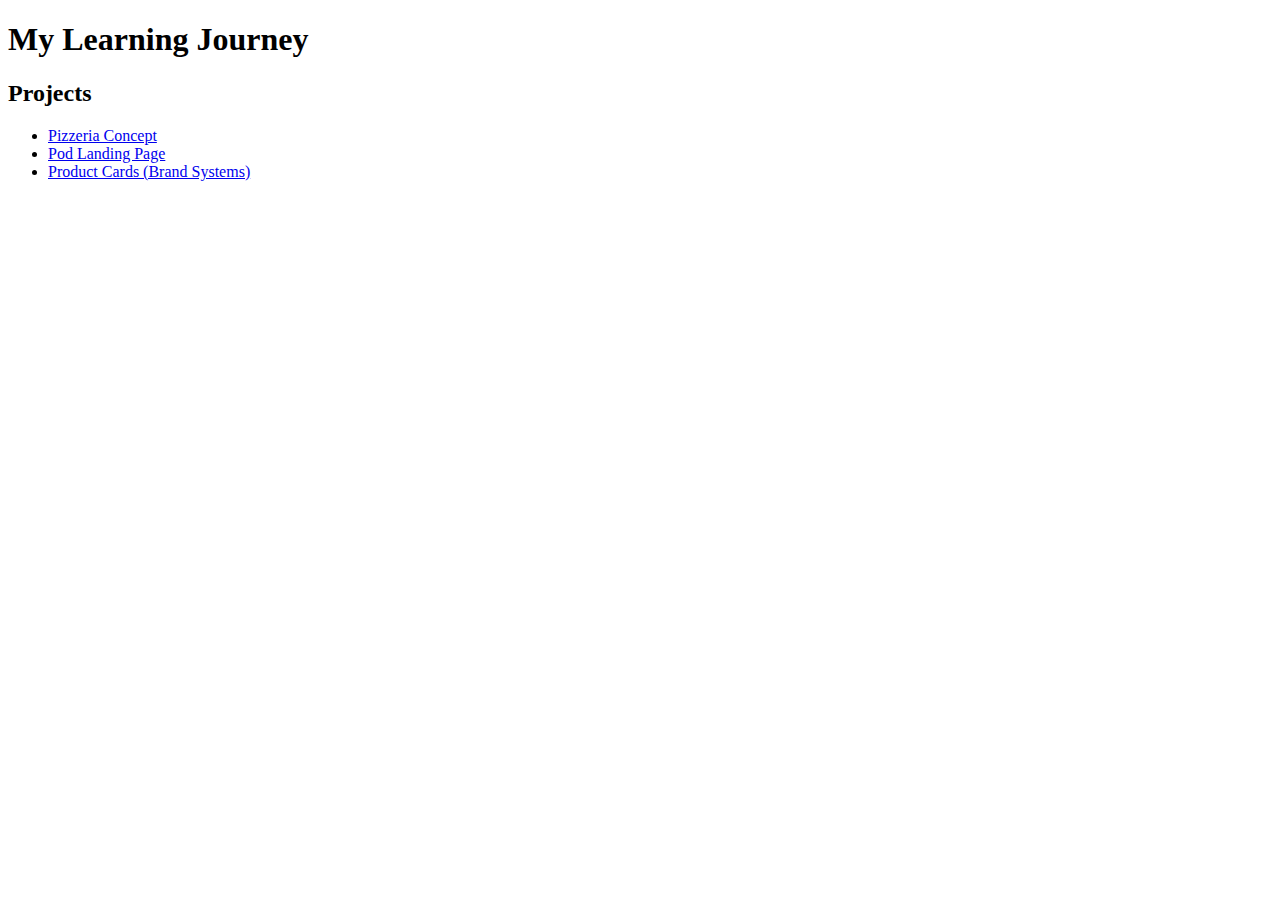
<file: index.html>
<!DOCTYPE html>
<html>
<head>
  <title>My CSS Projects</title>
</head>
<body>
  <h1>My Learning Journey</h1>
  <h2>Projects</h2>
  <ul>
    <li><a href="projects/pizzeria-concept/index.html">Pizzeria Concept</a></li>

    <li><a href="projects/pod-request-access-landing-page/index.html">Pod Landing Page</a></li>

    <li><a href="projects/brand-card-systems/index.html">Product Cards (Brand Systems)</a></li>
  </ul>
</body>
</html>
</file>
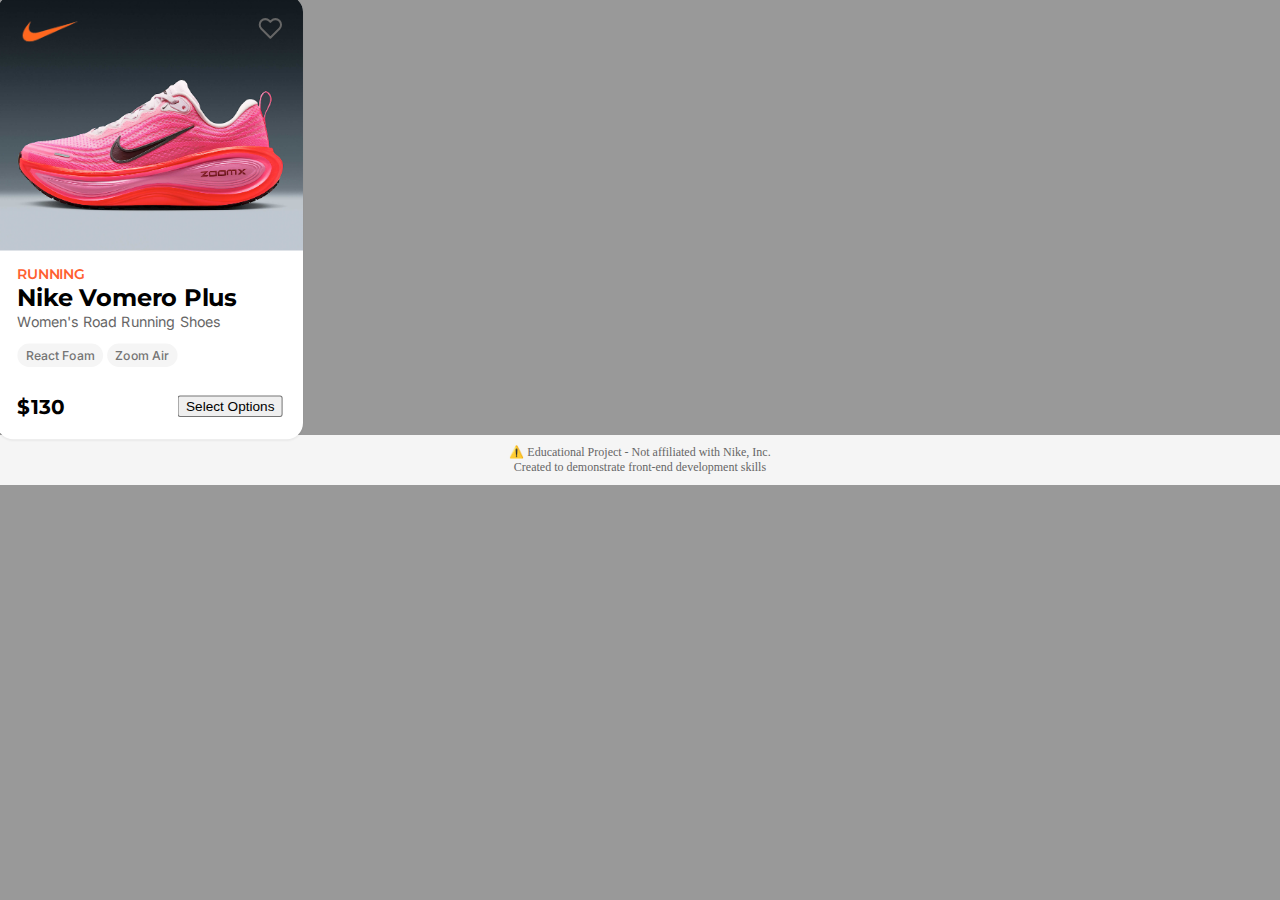
<file: projects/brand-card-systems/index.html>
<!DOCTYPE html>
<html lang="en">
  <head>
    <meta charset="UTF-8" />
    <meta name="viewport" content="width=device-width, initial-scale=1.0" />
    <title>Brand Shopping Cards System</title>
    <link rel="preconnect" href="https://fonts.googleapis.com" />
    <link rel="preconnect" href="https://fonts.gstatic.com" crossorigin />
    <link
      href="https://fonts.googleapis.com/css2?family=Montserrat:wght@400;500;600;700;800&family=Inter:wght@400;500;600;700&display=swap"
      rel="stylesheet"
    />
    <link rel="stylesheet" href="style.css" />
  </head>
  <body>
    <main>
      <div class="card-body">
        <svg
          class="heart"
          width="24"
          height="24"
          viewBox="0 0 24 24"
          fill="none"
          xmlns="http://www.w3.org/2000/svg"
        >
          <path
            d="M20.84 4.61a5.5 5.5 0 0 0-7.78 0L12 5.67l-1.06-1.06a5.5 5.5 0 0 0-7.78 7.78l1.06 1.06L12 21.23l7.78-7.78 1.06-1.06a5.5 5.5 0 0 0 0-7.78z"
            stroke="currentColor"
            stroke-width="2"
            stroke-linecap="round"
            stroke-linejoin="round"
          />
        </svg>

        <img src="assets/swoosh-orange.png" alt="nike-logo" class="swoosh" />

        <div class="container-img">
          <img src="assets/vomero_plus_pink.jpeg" alt="nike vomero image" />
        </div>
        <div class="product-content">
          <div class="product-badge">RUNNING</div>
          <h2 class="product-name">Nike Vomero Plus</h2>
          <h3 class="product-description">Women's Road Running Shoes</h3>
          <div class="features">
            <span class="feature-tag">React Foam</span>
            <span class="feature-tag">Zoom Air</span>
          </div>
        </div>

        <div class="expandable-options">
          <hr class="options-divider" />
          <div class="size-section">
            <div class="size-header">
              <p class="option-label">Select Size:</p>
              <a
                href="https://www.nike.com/size-fit/womens-footwear?_gl=1*r6vyyr*_up*MQ..*_gs*MQ..&gclid=CjwKCAjwtrXFBhBiEiwAEKen15vpOp9VOnoYvW4OD-bjxRhNEjat81WzECnTghViyWQGQNrCsvVFVhoCzHEQAvD_BwE&gclsrc=aw.ds&gbraid=0AAAAADy86kMvBHy4RKsFEeu6rys1y2FdA"
                target="_blank"
                rel="noopener noreferrer"
                class="size-guide"
                >Size Guide</a
              >
            </div>
            <div class="size-grid">
              <button class="size-box">6</button>
              <button class="size-box">6.5</button>
              <button class="size-box">7</button>
              <button class="size-box">7.5</button>
              <button class="size-box out-of-stock">8.5</button>
              <button class="size-box">8.5</button>
              <button class="size-box">9</button>
              <button class="size-box out-of-stock">9.5</button>
            </div>
          </div>
          <div class="color-section">
            <p class="option-label">Color:</p>
            <div class="color-options">
              <span
                class="color-dot active"
                data-color="orange"
                style="background: #ffb274"
              ></span>
              <span
                class="color-dot"
                data-color="white"
                style="background: #f2f2f2"
              ></span>
              <span
                class="color-dot"
                data-color="light-blue"
                style="background: #7394b3"
              ></span>
              <span
                class="color-dot"
                data-color="black"
                style="background: #28292d"
              ></span>
              <span
                class="color-dot"
                data-color="pink"
                style="background: #ff9ebe"
              ></span>
            </div>
          </div>
        </div>
        <div class="card-footer">
          <span class="price">$130</span>
          <button class="select-options" onclick="toggleOptions(this)">
            Select Options
          </button>
        </div>
      </div>
    </main>
    <footer>
      <div class="portfolio-disclaimer">
        <p>⚠️ Educational Project - Not affiliated with Nike, Inc.</p>
        <p>Created to demonstrate front-end development skills</p>
      </div>
    </footer>
  </body>

  <script>
    // Heart-like functionality
    document.querySelectorAll(".heart").forEach(function (heart) {
      heart.addEventListener("click", function () {
        this.classList.toggle("liked");
      });
    });

    // Toggle expandable options
    function toggleOptions(button) {
      const card = button.closest(".card-body");
      const expandable = card.querySelector(".expandable-options");

      // Toggle the expanded class
      expandable.classList.toggle("expanded");

      // Change button text and style
      if (expandable.classList.contains("expanded")) {
        button.textContent = "Add to Bag";
        button.className = "add-to-cart";
      } else {
        button.textContent = "Select Options";
        button.className = "select-options";
      }
    }

    // Size selector
    document.querySelectorAll(".size-box").forEach(function (size) {
      size.addEventListener("click", function () {
        if (this.classList.contains("out-of-stock")) {
          return; // stop here if OOS
        }

        this.parentElement
          .querySelectorAll(".size-box")
          .forEach(function (box) {
            box.classList.remove("selected");
          });
        this.classList.add("selected");
      });
    });

    // color selector
    document.querySelectorAll(".color-dot").forEach(function (dot) {
      dot.addEventListener("click", function () {
        // remove active from other colors
        this.parentElement.querySelectorAll(".color-dot").forEach(function (d) {
          d.classList.remove("active");
        });
        // color clicker
        this.classList.add("active");

        // change image of the shoe with the color selected
        const selectedColor = this.dataset.color;
        const shoeImage = document.querySelector(".container-img img");

        // CORRECTED JAVASCRIPT PATH
        const basePath = "assets/";
        shoeImage.src = `${basePath}vomero_plus_${selectedColor}.jpeg`;
      });
    });
  </script>
</html>
</file>
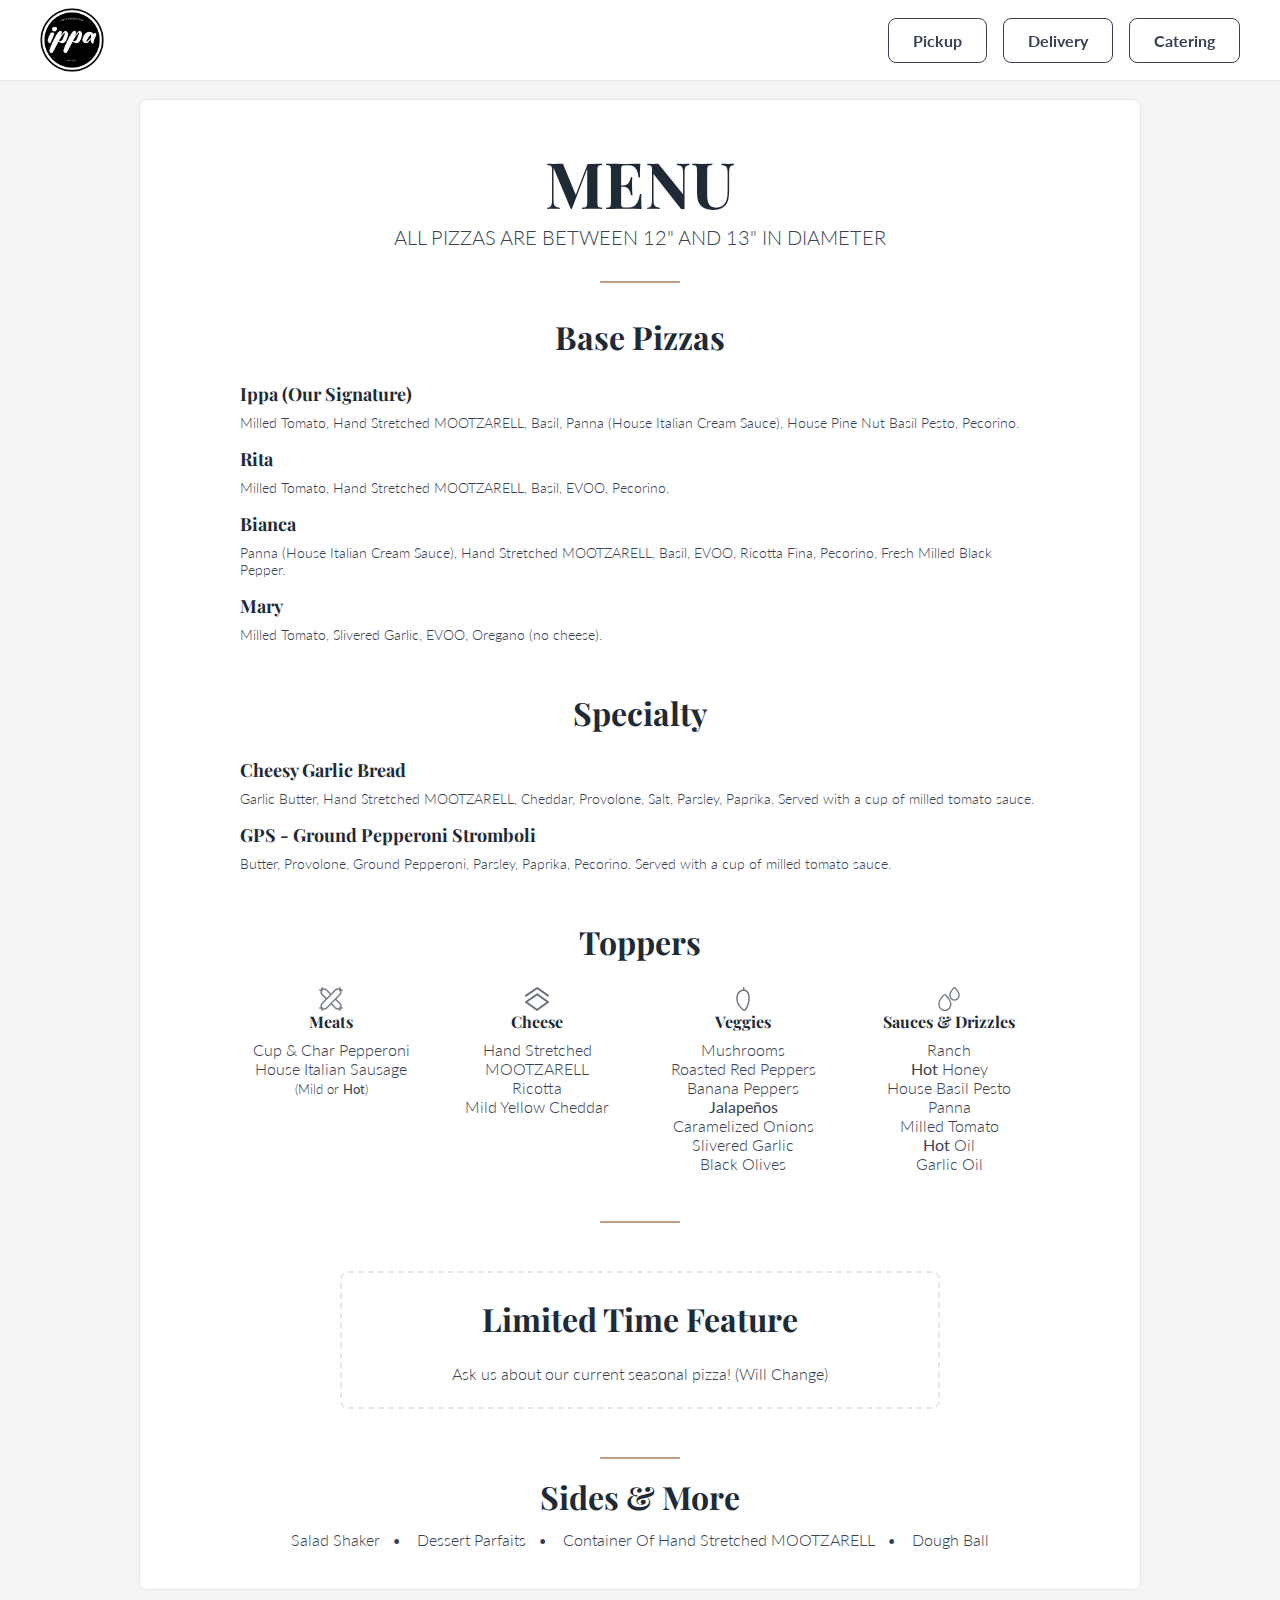
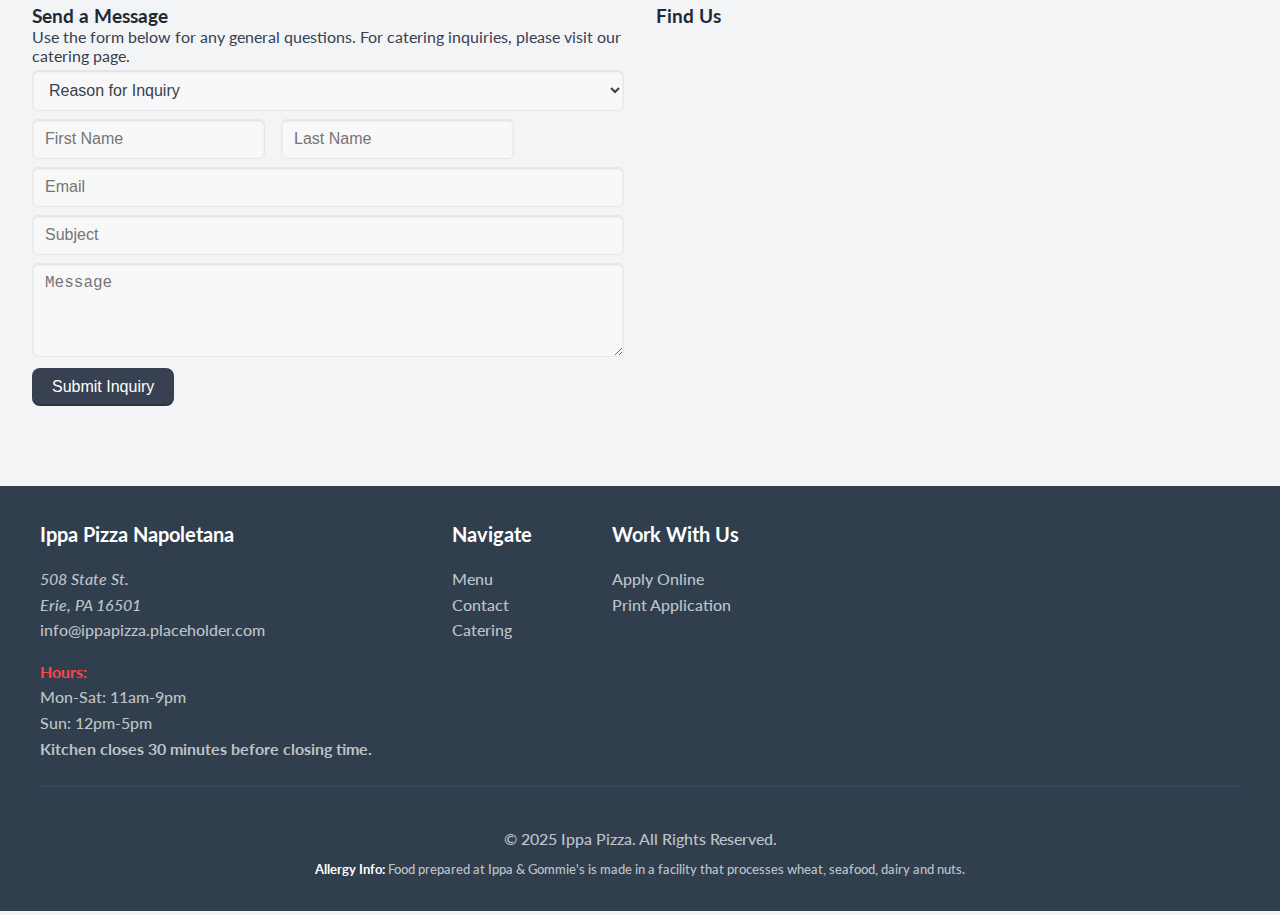
<file: projects/pizzeria-concept/index.html>
<!DOCTYPE html>
<html lang="en">
  <head>
    <meta charset="UTF-8" />
    <meta name="viewport" content="width=device-width, initial-scale=1.0" />
    <meta
      name="description"
      content="Ippa Pizza serves fresh, handcrafted pizzas with delivery, carryout, and catering options. Visit us for the best pizza in town."
    />
    <link rel="canonical" href="https://example.com/" />

    <meta
      property="og:title"
      content="Ippa Pizza | Delivery, Carryout & Catering"
    />
    <meta
      property="og:description"
      content="Fresh, handcrafted pizzas with delivery, carryout, and catering options in Erie, PA."
    />
    <meta property="og:type" content="website" />
    <meta property="og:url" content="https://example.com/" />
    <meta
      property="og:image"
      content="https://example.com/asset/ippa-pizzasog.jpg"
    />
    <meta property="og:image:width" content="1200" />
    <meta property="og:image:height" content="630" />
    <meta name="twitter:card" content="summary_large_image" />
    <meta
      name="twitter:title"
      content="Ippa Pizza | Delivery, Carryout & Catering"
    />
    <meta
      name="twitter:description"
      content="Fresh, handcrafted pizzas with delivery, carryout, and catering options in Erie, PA."
    />
    <meta
      name="twitter:image"
      content="https://example.com/asset/ippa-pizzasog.jpg"
    />
    <link rel="icon" href="asset/ippa_logo.png" />
    <meta property="og:site_name" content="Ippa Pizza" />
    <title>Ippa Pizza | Delivery Carryout & Catering</title>

    <!-- Fonts Preconnect -->
    <link rel="preconnect" href="https://fonts.googleapis.com" />
    <link rel="preconnect" href="https://fonts.gstatic.com" crossorigin />

    <!-- Stylesheet -->
    <link
      href="https://fonts.googleapis.com/css2?family=Lato:wght@100;300;400;700&family=Playfair+Display:wght@400;700&display=swap"
      rel="stylesheet"
    />

    <link rel="stylesheet" href="css/style.css" />

    <script type="application/ld+json">
      {
        "@context": "https://schema.org",
        "@type": "Pizzeria",
        "@id": "https://www.ippapizza.com/#business",
        "name": "Ippa Pizza Napoletana",
        "url": "https://www.ippapizza.com/",
        "image": "https://www.ippapizza.com/asset/ippa-new-2.png",
        "priceRange": "$$",
        "servesCuisine": ["Pizza", "Italian"],
        "telephone": "+1-814-454-4772",
        "address": {
          "@type": "PostalAddress",
          "streetAddress": "508 State St",
          "addressLocality": "Erie",
          "addressRegion": "PA",
          "postalCode": "16501",
          "addressCountry": "US"
        },
        "geo": {
          "@type": "GeoCoordinates",
          "latitude": 42.130123,
          "longitude": -80.088521
        },
        "hasMap": "https://maps.google.com/?q=508+State+St,+Erie,+PA+16501",
        "openingHoursSpecification": [
          {
            "@type": "OpeningHoursSpecification",
            "dayOfWeek": [
              "Monday",
              "Tuesday",
              "Wednesday",
              "Thursday",
              "Friday",
              "Saturday"
            ],
            "opens": "11:00",
            "closes": "21:00"
          },
          {
            "@type": "OpeningHoursSpecification",
            "dayOfWeek": "Sunday",
            "opens": "12:00",
            "closes": "17:00"
          }
        ],
        "menu": "https://www.ippapizza.com/#menu"
      }
    </script>
  </head>

  <body class="site-body">
    <!-- ====================================================== -->
    <!--                      NAVBAR START                      -->
    <!-- ====================================================== -->
    <nav class="navbar" aria-label="Ordering and catering links">
      <div class="container_nav">
        <a href="#" class="navbar_logo">
          <div class="logo-wrapper">
            <img
              class="logo-image"
              src="asset/ippa-new-2.png"
              alt="Ippa Pizza Logo"
              width="64"
              height="64"
            />
          </div>
        </a>
        <ul class="navbar_navlist">
          <li>
            <a
              class="pill_base"
              href="https://order.toasttab.com/online/flagship-city-food-hall-ippa-pizza-napoletana-416-state-st"
              target="_blank"
              rel="noopener noreferrer"
              >Pickup</a
            >
          </li>
          <li>
            <a
              class="pill_base"
              href="https://flagshipcityfoodhall.menu/delivery?menu=542b309d-79b2-4f8e-bb70-49def97f3347"
              target="_blank"
              rel="noopener noreferrer"
            >
              Delivery</a
            >
          </li>
          <li>
            <a
              class="pill_base"
              href="https://www.toasttab.com/invoice/lead?rx=6ce11f37-0cf5-46ea-9f32-92fc291f08db&ot=ed88486f-33b6-425a-9bd2-892bc44b11ee"
              target="_blank"
              rel="noopener noreferrer"
              >Catering</a
            >
          </li>
        </ul>
      </div>
    </nav>
    <!-- ====================================================== -->
    <!--                       NAVBAR END                       -->
    <!-- ====================================================== -->

    <!-- ====================================================== -->
    <!--                   MAIN CONTENT START                   -->
    <!-- ====================================================== -->
    <main>
      <section class="menu-card" id="menu">
        <div class="container">
          <header class="menu-card_header">
            <h1 class="visually-hidden">Ippa Pizza Napoletana</h1>
            <h2 class="menu-title">MENU</h2>
            <p class="menu-subtitle">
              ALL PIZZAS ARE BETWEEN 12" AND 13" IN DIAMETER
            </p>
          </header>

          <hr class="menu-card_separator" />

          <!-- Single Column Menu Content -->
          <div class="menu-content">
            <!-- Base Pizzas Section -->
            <section class="base-pizzas">
              <h3 class="menu-category">Base Pizzas</h3>
              <div class="menu-item">
                <h4>Ippa (Our Signature)</h4>
                <p>
                  Milled Tomato, Hand Stretched MOOTZARELL, Basil, Panna (House
                  Italian Cream Sauce), House Pine Nut Basil Pesto, Pecorino.
                </p>
              </div>
              <div class="menu-item">
                <h4>Rita</h4>
                <p>
                  Milled Tomato, Hand Stretched MOOTZARELL, Basil, EVOO,
                  Pecorino.
                </p>
              </div>
              <div class="menu-item">
                <h4>Bianca</h4>
                <p>
                  Panna (House Italian Cream Sauce), Hand Stretched MOOTZARELL,
                  Basil, EVOO, Ricotta Fina, Pecorino, Fresh Milled Black
                  Pepper.
                </p>
              </div>
              <div class="menu-item">
                <h4>Mary</h4>
                <p>
                  Milled Tomato, Slivered Garlic, EVOO, Oregano (no cheese).
                </p>
              </div>
            </section>

            <!-- Specialty Section -->
            <section class="specialty">
              <h3 class="menu-category">Specialty</h3>
              <div class="menu-item">
                <h4>Cheesy Garlic Bread</h4>
                <p>
                  Garlic Butter, Hand Stretched MOOTZARELL, Cheddar, Provolone,
                  Salt, Parsley, Paprika. Served with a cup of milled tomato
                  sauce.
                </p>
              </div>
              <div class="menu-item">
                <h4>GPS - Ground Pepperoni Stromboli</h4>
                <p>
                  Butter, Provolone, Ground Pepperoni, Parsley, Paprika,
                  Pecorino. Served with a cup of milled tomato sauce.
                </p>
              </div>
            </section>

            <!-- Extras Section -->
            <section class="extras">
              <h3 class="menu-category">Toppers</h3>
              <div class="extras-grid">
                <div class="extras-category">
                  <img src="asset/Asset1.svg" alt="" aria-hidden="true" />
                  <h4>Meats</h4>
                  <ul>
                    <li>Cup & Char Pepperoni</li>
                    <li>
                      House Italian Sausage <br /><small
                        >(Mild or <strong>Hot</strong>)</small
                      >
                    </li>
                  </ul>
                </div>
                <div class="extras-category">
                  <img src="asset/Asset2.svg" alt="" aria-hidden="true" />
                  <h4>Cheese</h4>
                  <ul>
                    <li>Hand Stretched MOOTZARELL</li>
                    <li>Ricotta</li>
                    <li>Mild Yellow Cheddar</li>
                  </ul>
                </div>
                <div class="extras-category">
                  <img src="asset/Asset3.svg" alt="" aria-hidden="true" />
                  <h4>Veggies</h4>
                  <ul>
                    <li>Mushrooms</li>
                    <li>Roasted Red Peppers</li>
                    <li>Banana Peppers</li>
                    <li><strong>Jalapeños</strong></li>
                    <li>Caramelized Onions</li>
                    <li>Slivered Garlic</li>
                    <li>Black Olives</li>
                  </ul>
                </div>
                <div class="extras-category">
                  <img src="asset/Asset4.svg" alt="" aria-hidden="true" />
                  <h4>Sauces & Drizzles</h4>
                  <ul>
                    <li>Ranch</li>
                    <li><strong>Hot</strong> Honey</li>
                    <li>House Basil Pesto</li>
                    <li>Panna</li>
                    <li>Milled Tomato</li>
                    <li><strong>Hot</strong> Oil</li>
                    <li>Garlic Oil</li>
                  </ul>
                </div>
              </div>
            </section>

            <hr class="section-divider" />

            <!-- Limited Time Section -->
            <section class="limited-time">
              <h3 class="menu-category">Limited Time Feature</h3>
              <p>Ask us about our current seasonal pizza! (Will Change)</p>
            </section>

            <hr class="section-divider" />

            <!-- Sides Section -->
            <section class="sides">
              <h3 class="menu-category">Sides & More</h3>
              <ul class="sides-list">
                <li>Salad Shaker</li>
                <li>Dessert Parfaits</li>
                <li>Container Of Hand Stretched MOOTZARELL</li>
                <li>Dough Ball</li>
              </ul>
            </section>
          </div>
        </div>
      </section>
      <!-- ====================================================== -->
      <!--                    SIDES & MORE END                    -->
      <!-- ====================================================== -->

      <!-- ====================================================== -->
      <!--             CONTACT & INFORMATION START                -->
      <!-- ====================================================== -->

      <section id="contact" class="contact-section">
        <div class="container">
          <!-- <h2 class="menu-category">Info & Contact</h2> -->
          <div class="contact-grid-layout">
            <div class="form-column">
              <h3>Send a Message</h3>
              <p>
                Use the form below for any general questions. For catering
                inquiries, please
                <a
                  href="https://www.toasttab.com/invoice/lead?rx=6ce11f37-0cf5-46ea-9f32-92fc291f08db&ot=ed88486f-33b6-425a-9bd2-892bc44b11ee"
                  target="_blank"
                  rel="noopener noreferrer"
                  >visit our catering page</a
                >.
              </p>
              <form action="#" method="POST">
                <div class="form-group">
                  <label for="inquiry-reason" class="visually-hidden"
                    >Reason for Inquiry</label
                  ><select id="inquiry-reason" name="inquiry_reason" required>
                    <option value="" disabled selected>
                      Reason for Inquiry
                    </option>
                    <option>General Question</option>
                    <option>Feedback</option>
                  </select>
                </div>
                <div class="form-row">
                  <div class="form-group">
                    <label for="first-name" class="visually-hidden"
                      >First Name</label
                    ><input
                      id="first-name"
                      name="first_name"
                      type="text"
                      placeholder="First Name"
                      autocomplete="given-name"
                      required
                    />
                  </div>
                  <div class="form-group">
                    <label for="last-name" class="visually-hidden"
                      >Last Name</label
                    ><input
                      id="last-name"
                      name="last_name"
                      type="text"
                      placeholder="Last Name"
                      autocomplete="family-name"
                    />
                  </div>
                </div>
                <div class="form-group">
                  <label for="email" class="visually-hidden">Email</label
                  ><input
                    id="email"
                    name="email"
                    type="email"
                    placeholder="Email"
                    autocomplete="email"
                    required
                  />
                </div>
                <div class="form-group">
                  <label for="subject" class="visually-hidden">Subject</label
                  ><input
                    id="subject"
                    name="subject"
                    type="text"
                    placeholder="Subject"
                    required
                  />
                </div>
                <div class="form-group">
                  <label for="message" class="visually-hidden">Message</label
                  ><textarea
                    id="message"
                    name="message"
                    rows="4"
                    placeholder="Message"
                    required
                  ></textarea>
                </div>
                <button type="submit" class="submit-button">
                  Submit Inquiry
                </button>
              </form>
            </div>
            <div class="map-and-address">
              <h3>Find Us</h3>
              <div class="map-container">
                <iframe
                  title="Map to Ippa Pizza, 508 State St, Erie, PA"
                  src="https://www.google.com/maps/embed?pb=!1m18!1m12!1m3!1d3336.5154342392325!2d-80.08852102351715!3d42.13012287121529!2m3!1f0!2f0!3f0!3m2!1i1024!2i768!4f13.1!3m3!1m2!1s0x882d7fe53eb16535%3A0xd1f2a7915338c73f!2s508%20State%20St%2C%20Erie%2C%20PA%2016501!5e1!3m2!1sen!2sus!4v1755115016568!5m2!1sen!2sus"
                  width="100%"
                  height="350"
                  style="border: 0"
                  allowfullscreen=""
                  loading="lazy"
                  referrerpolicy="no-referrer-when-downgrade"
                ></iframe>
              </div>
            </div>
          </div>
        </div>
      </section>
      <!-- ====================================================== -->
      <!--              CONTACT & INFORMATION END                 -->
      <!-- ====================================================== -->
    </main>
    <!-- ====================================================== -->
    <!--                    MAIN CONTENT END                    -->
    <!-- ====================================================== -->

    <!-- ====================================================== -->
    <!--                     FOOTER START                       -->
    <!-- ====================================================== -->
    <footer class="site-footer">
      <div class="container">
        <div class="footer-grid">
          <!-- Column 1: Address & Hours -->
          <div class="footer-column">
            <h4>Ippa Pizza Napoletana</h4>
            <address>
              508 State St.<br />
              Erie, PA 16501<br />
            </address>
            <a href="mailto:info@ippapizza.placeholder.com" class="footer-link"
              >info@ippapizza.placeholder.com</a
            >
            <p>
              <strong class="highlight-red">Hours:</strong><br />
              Mon-Sat: <time datetime="11:00">11am</time>-<time datetime="21:00"
                >9pm</time
              ><br />
              Sun: <time datetime="12:00">12pm</time>-<time datetime="17:00"
                >5pm</time
              ><br />
              <strong>Kitchen closes 30 minutes before closing time.</strong>
            </p>
          </div>

          <!-- Column 2: Navigation Links -->
          <div class="footer-column">
            <h4>Navigate</h4>
            <ul>
              <li><a href="#menu">Menu</a></li>
              <li><a href="#contact">Contact</a></li>
              <li>
                <a
                  href="https://www.toasttab.com/invoice/lead?rx=6ce11f37-0cf5-46ea-9f32-92fc291f08db&ot=ed88486f-33b6-425a-9bd2-892bc44b11ee"
                  target="_blank"
                  rel="noopener noreferrer"
                  >Catering</a
                >
              </li>
            </ul>
          </div>

          <!-- Column 3: Careers -->
          <div class="footer-column">
            <h4>Work With Us</h4>
            <ul>
              <li>
                <a
                  href="https://form.jotform.com/231435779733162"
                  target="_blank"
                  rel="noopener noreferrer"
                  >Apply Online</a
                >
              </li>
              <li>
                <a
                  href="https://static1.squarespace.com/static/5d7e727e05a1a319937f9aa0/t/62d703eb424e917dd3acbbdb/1749707586426/ippa-job-application.pdf"
                  target="_blank"
                  rel="noopener noreferrer"
                  >Print Application</a
                >
              </li>
            </ul>
          </div>
        </div>
        <hr class="section-divider" />

        <!-- Bottom Bar: Copyright & Disclaimer -->
        <div class="footer-bottom-bar">
          <p>© 2025 Ippa Pizza. All Rights Reserved.</p>
          <p>
            <small>
              <span class="visually-hidden"
                >Important Allergy Information:</span
              >
              <strong class="highlight-white">Allergy Info:</strong> Food
              prepared at Ippa & Gommie's is made in a facility that processes
              wheat, seafood, dairy and nuts.
            </small>
          </p>
        </div>
      </div>
    </footer>
    <!-- ====================================================== -->
    <!--                      FOOTER END                        -->
    <!-- ====================================================== -->
    <script>
      document.addEventListener("DOMContentLoaded", () => {
        const navbar = document.querySelector(".navbar");
        const scrollTrigger = 80;

        window.addEventListener("scroll", () => {
          if (window.scrollY > scrollTrigger) {
            navbar.classList.add("scrolled");
          } else {
            navbar.classList.remove("scrolled");
          }
        });
      });
    </script>
  </body>
</html>
</file>
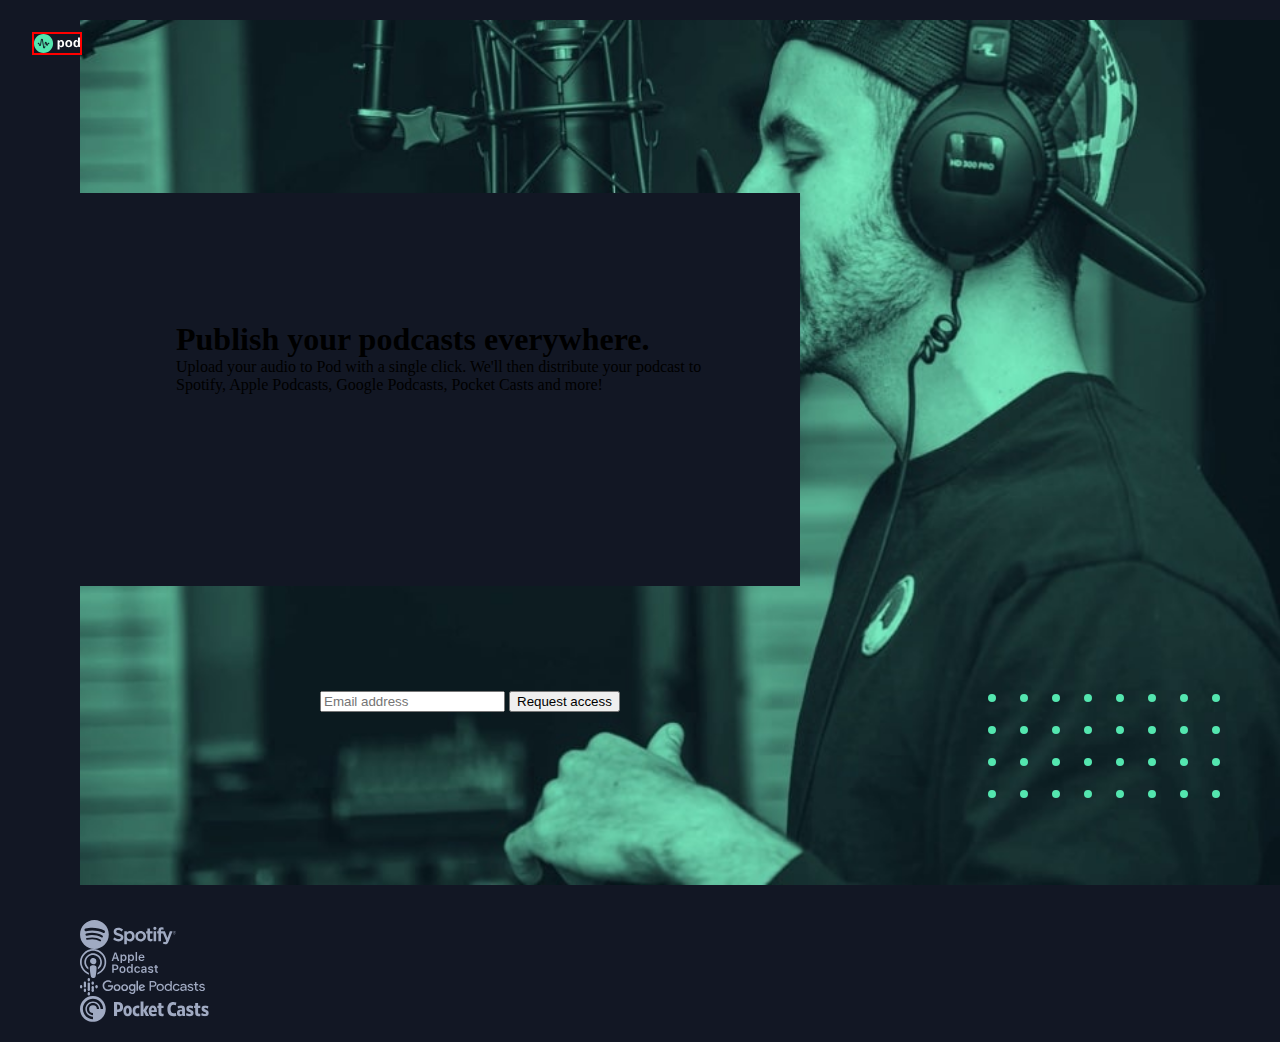
<file: projects/pod-request-access-landing-page/index.html>
<!DOCTYPE html>
<html lang="en">
  <head>
    <meta charset="UTF-8" />
    <link rel="stylesheet" href="css/style.css" />
    <meta name="viewport" content="width=device-width, initial-scale=1.0" />

    <link
      rel="icon"
      type="image/png"
      sizes="32x32"
      href="./assets/favicon-32x32.png"
    />

    <title>Frontend Mentor | Pod request access landing page</title>
  </head>
  <body>
    <nav>
      <img src="assets/desktop/logo.svg" alt="pod-logo" />
    </nav>

    <main>
      <section class="hero-section">
        <div class="content">
          <div class="text-content">
          <h1>Publish your podcasts everywhere.</h1>
          <p>
            Upload your audio to Pod with a single click. We'll then distribute
            your podcast to Spotify, Apple Podcasts, Google Podcasts, Pocket
            Casts and more!
          </p>
          </div>
        </div>
        <div class="hero-image">
          <img
            src="assets/desktop/image-host.jpg"
            alt="host recording podcast"
          />
        </div>
        <div class="hero-pattern-dots">
          <img src="assets/desktop/bg-pattern-dots.svg" alt="" />
        </div>
        <form class="access-form">
          <input type="email" placeholder="Email address" />
          <button type="submit">Request access</button>
        </form>
      </section>
    </main>
    <footer>
      <div class="platform-links">
        <a
          href="https://open.spotify.com/"
          target="_blank"
          rel="noopener noreferrer"
        >
          <img src="assets/desktop/spotify.svg" alt="Spotify" />
        </a>
        <a
          href="https://podcasts.apple.com/"
          target="_blank"
          rel="noopener noreferrer"
        >
          <img src="assets/desktop/apple-podcast.svg" alt="Apple Podcasts" />
        </a>
        <a
          href="https://podcasts.google.com/"
          target="_blank"
          rel="noopener noreferrer"
        >
          <img src="assets/desktop/google-podcasts.svg" alt="Google Podcasts" />
        </a>
        <a
          href="https://pocketcasts.com/"
          target="_blank"
          rel="noopener noreferrer"
        >
          <img src="assets/desktop/pocket-casts.svg" alt="Pocket Casts" />
        </a>
      </div>
    </footer>
  </body>
</html>
</file>
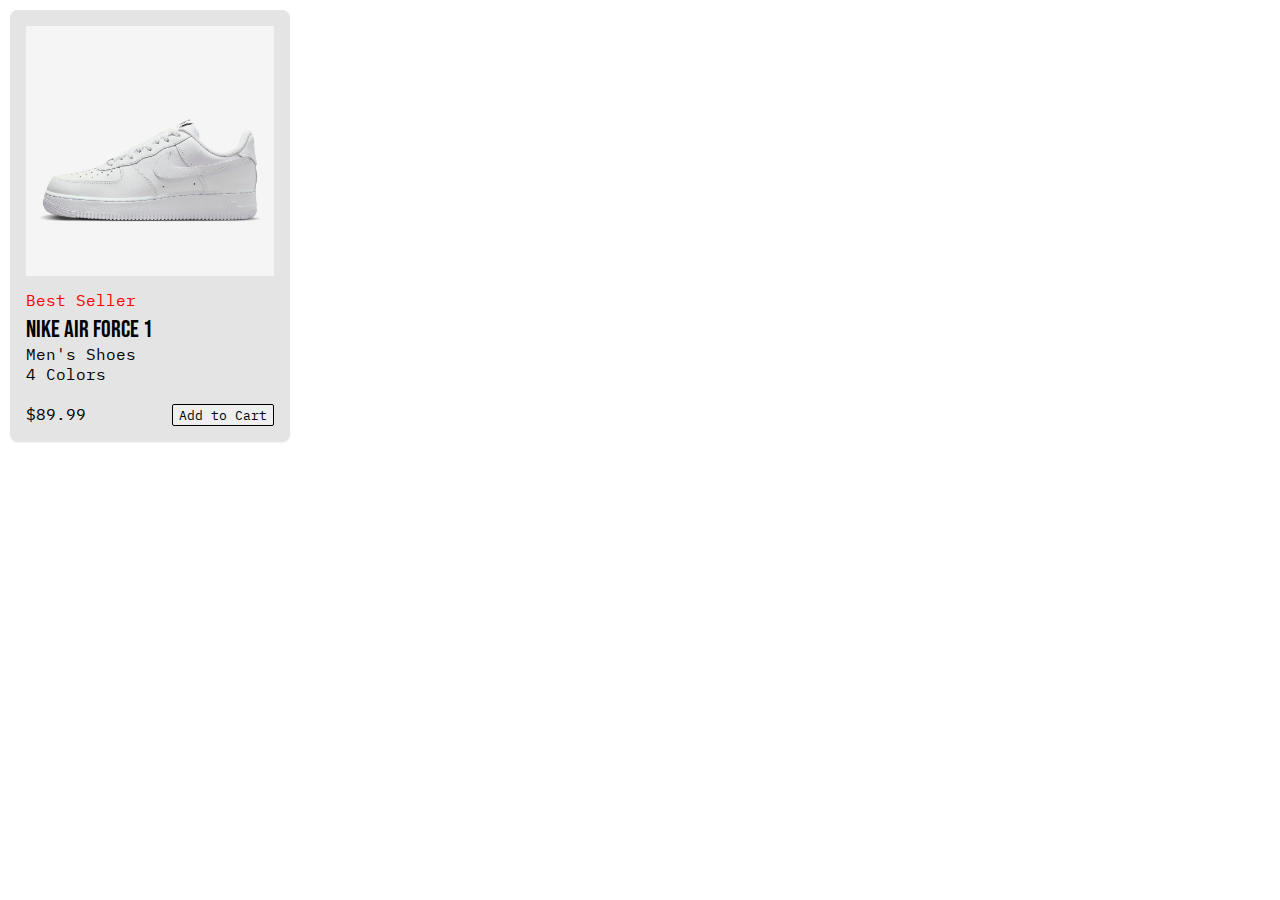
<file: projects/brand-card-systems/exercises/product-cards/index.html>
<!DOCTYPE html>
<html lang="en">
  <head>
    <link rel="preconnect" href="https://fonts.googleapis.com" />
    <link rel="preconnect" href="https://fonts.gstatic.com" crossorigin />
    <link
      href="https://fonts.googleapis.com/css2?family=Bebas+Neue&family=IBM+Plex+Mono:ital,wght@0,100;0,200;0,300;0,400;0,500;0,600;0,700;1,100;1,200;1,300;1,400;1,500;1,600;1,700&family=Inter:ital,opsz,wght@0,14..32,100..900;1,14..32,100..900&family=Spectral:ital,wght@0,200;0,300;0,400;0,500;0,600;0,700;0,800;1,200;1,300;1,400;1,500;1,600;1,700;1,800&display=swap"
      rel="stylesheet"
    />
    <meta charset="UTF-8" />
    <meta name="viewport" content="width=device-width, initial-scale=1.0" />
    <title>Product Card</title>
    <link rel="stylesheet" href="style.css" />
  </head>
  <body>
    <div class="card-container">
      <div class="product-image">
        <img src="assets/airforce-img.png.jpeg" alt="Air Force 1 sneakers" />
      </div>

      <div class="product-info">
          <div class="product-badge">Best Seller</div>

        <h3 class="product-name">Nike Air Force 1</h3>
        <p class="product-description">
          Men's Shoes <br>
          4 Colors
        </p>

        <div class="product-footer">
          <span class="price">$89.99</span>
          <a href="#none" target="_blank" rel="noopener noreferrer">
          <button class="add-to-cart">Add to Cart</button>
          </a>
        </div>
      </div>
    </div>
  </body>
</html>
</file>
<file: projects/pod-request-access-landing-page/css/style.css>
*,
*::before,
*::after {
  box-sizing: border-box;
}

/* Remove default margins & paddings */
body,
h1,
h2,
h3,
h4,
h5,
h6,
p,
ul,
ol {
  margin: 0;
  padding: 0;
}
/* Images scale properly */
img {
  max-width: 100%;
  height: auto;
  display: block;
}

/* Hide-only utility */
.visually-hidden {
  position: absolute;
  width: 1px;
  height: 1px;
  padding: 0;
  margin: -1px;
  overflow: hidden;
  clip: rect(0, 0, 0, 0);
  white-space: nowrap;
  border: 0;
}

/* Link reset preset */
a {
  color: inherit;
  text-decoration: none;
}

a:visited {
  color: inherit;
}

/* =========================
   2) Tokens
   ========================= */
:root {
  /* Fonts */
  --font-main: "Playfair Display", sans-serif;
  --font-sub: "Lato", sans-serif;

  /* Main Colors */
  --color-body: #121724;

  /* Shadows */
  --main-shadow: rgba(0, 0, 0, 0.05) 0px 0px 0px 1px;
  --form-shadow: inset 0 1px 2px rgba(0, 0, 0, 0.1);
  --button-shadow: inset 0 -2px 0 rgba(0, 0, 0, 0.2);

  /* Spacing scale (rem units for better accessibility) */
  --space-1: 0.5rem; /* 8px */
  --space-1-5: 0.75rem; /* 12px */
  --space-2: 1rem; /* 16px */
  --space-2-5: 1.25rem; /* 20px */
  --space-3: 1.5rem; /* 24px */
  --space-4: 2rem; /* 32px */
  --space-5: 2.5rem; /* 40px */
  --space-6: 3rem; /* 48px */
  --space-7: 4rem; /* 64px */
  --space-8: 5rem; /* 80px */

  /* Type scale */
  --text-sm: 0.875rem;
  --text-base: 1rem;
  --text-md: 1.125rem;
  --text-lg: 1.25rem;
  --text-xl: 2rem;
  --text-xxl: clamp(3rem, 6vw, 4rem); /* responsive */

  /* Effects */
  --radius-pill: 9999px;
  --radius-sm: 0.25rem;
  --radius-md: 0.5rem;
  --shadow-accent: 0 0 12px rgba(196, 87, 24, 0.6);
}

/* NAV DEBUG */

nav {
  position: absolute;
  top: 2rem; /* Distance from top */
  left: 2rem; /* Distance from left */
  z-index: 10;
}

nav img {
  border: 2px solid #ff0000;
  max-width: 50px;
}

/* MAIN CONTAINER DEBUG */

body {
  background: var(--color-body);
  margin: var(--space-2-5) 0 var(--space-2-5) var(--space-8);
}

main {
  min-height: 100vh;
}

.hero-section {
  position: relative;
  min-height: calc(100vh - 100px);
}

.hero-image {
  width: 100%;
  height: 100%;
}

.hero-image img {
  width: 100%;
  height: 100%;
  object-fit: cover;
}

.content {
  position: absolute;
  top: 20%;
  left: 0;
  width: 60%; /* Controls background width without affecting image */
  padding: 8rem 6rem 12rem 6rem;
  z-index: 2;
  background-color: var(--color-body);
}

/* Position form separately */
.access-form {
  position: absolute;
  bottom: 20%;
  left: 20%;
  z-index: 3;
}

/* Position dots pattern separately */
.hero-pattern-dots {
  position: absolute;
  bottom: 10%;
  right: 5%;
  z-index: 3;
}
/* DECORATIVE ELEMENTS DEBUG */
/*
.hero-pattern-dots {
  background: #f0e68c !important;
  padding: 10px;
  border: 2px solid #bdb76b;
}

.hero-pattern-dots img {
  border: 2px solid #000;
  max-width: 100px;
}
*/

/* FORM DEBUG */
/*
.access-form {
  background: #20b2aa !important;
  padding: 10px;
  border: 3px solid #008b8b;
}

.access-form input {
  border: 2px solid #ff0000 !important;
  background: #ffff99 !important;
  margin: 5px;
  padding: 5px;
}

.access-form button {
  border: 2px solid #ff0000 !important;
  background: #ff9999 !important;
  margin: 5px;
  padding: 5px;
}
*/

/* FOOTER DEBUG */
/*
footer {
  background: #ffc0cb !important;
  padding: 10px;
  border: 3px solid #ff1493;
}

.platform-links {
  background: #e6e6fa !important;
  padding: 10px;
  border: 2px solid #9370db;
}

.platform-links a {
  border: 1px solid #000;
  margin: 2px;
  display: inline-block;
  padding: 5px;
  background: rgba(255, 255, 255, 0.5) !important;
}

.platform-links img {
  border: 2px solid #000;
  max-width: 60px;
}
*/

/* TYPOGRAPHY DEBUG */
/*
h1 {
  background: rgba(255, 0, 0, 0.3) !important;
  border: 1px solid #ff0000;
  margin: 5px 0;
}

p {
  background: rgba(0, 255, 0, 0.3) !important;
  border: 1px solid #00ff00;
  margin: 5px 0;
}
*/
</file>
<file: projects/brand-card-systems/exercises/product-cards/style.css>
*,
*::before,
*::after {
  box-sizing: border-box;
}

/* Remove default margins & paddings */
body,
h1,
h2,
h3,
h4,
h5,
h6,
p,
ul,
ol {
  margin: 0;
  padding: 0;
}

.product-image img {
  width: 100%;
  height: 250px; /* Set desired height */
  object-fit: cover; /* Crops to fit the container */
  object-position: center; /* Centers the crop */
}

.product-info h3 {
  font-family: "Bebas Neue", sans-serif;
  font-weight: 400;
  font-size: 24px;
}

.product-info p {
  font-family: "IBM Plex Mono", sans-serif;
  font-weight: 400;
  letter-spacing: 0.001rem;
  margin-bottom: 20px;
}

.price {
  font-family: "IBM Plex Mono", sans-serif;
  font-weight: 400;
  letter-spacing: 0.001rem;
  font-size: medium;
}

.card-container {
  background-color: rgb(228, 228, 228);
  padding: 16px;
  border-radius: 8px;
  width: 280px; /* Fixed width */
  display: flex;
  flex-direction: column;
  gap: 10px;
  margin: 10px;
  box-shadow: rgba(0, 0, 0, 0.05) 0px 1px 2px 0px;
}

.product-footer {
  display: flex;
  justify-content: space-between;
}

.product-badge {
  color: red;
  font-family: "IBM Plex Mono", sans-serif;
  margin-bottom: 5px;
}

.add-to-cart {
  font-family: "IBM Plex Mono", sans-serif;
  border-radius: 2px;
  border: 1px solid black;
  cursor: pointer;
   transition: all 0.3s ease-in-out;
}

.add-to-cart:hover {
  background-color: rgb(255, 255, 255);
  transform: translateY(-2px);
}

.add-to-cart:active {
  background-color: rgb(255, 182, 45);
}
</file>
<file: projects/brand-card-systems/style.css>
/* =========================
            RESET
   ========================= */
*,
*::before,
*::after {
  box-sizing: border-box;
}

body,
h1,
h2,
h3,
h4,
h5,
h6,
p,
ul,
ol {
  margin: 0;
  padding: 0;
}

/* =========================
         1) TOKENS
   ========================= */
:root {
  /* Brand Colors */
  --nike-orange: #ff602f;

  /* Colors */
  --color-white: #fff;
  --buttonactive-dark: #222;
  --text-secondary: var(--gray-600);
  --gray-100: #f5f5f5;
  --gray-200: #e0e0e0;
  --gray-400: #999;
  --gray-500: #747474;
  --gray-600: #666;
  --offwhite-accent: #d94646;

  /* Shadows */
  --shadow-sneaker: rgba(0, 0, 0, 0.05) 0px 1px 2px 0px;

  /* Spacing scale */
  --space-05: 0.3125rem;
  --space-1: 0.5rem;
  --space-1-5: 0.75rem;
  --space-2: 1rem;
  --space-2-5: 1.25rem;
  --space-3: 1.5rem;
  --space-4: 2rem;
  --space-5: 2.5rem;
  --space-6: 3rem;
  --space-7: 4rem;
  --space-8: 5rem;
  --card-width: 17.5rem;

  /* Type scale */
  --text-xs: 0.75rem;
  --text-sm: 0.875rem;
  --text-base: 1rem;
  --text-md: 1.125rem;
  --text-lg: 1.25rem;
  --text-xl: 1.5rem;
  --text-xxl: 2rem;

  /* Fonts */
  --font-main: "Montserrat", sans-serif;
  --font-sub: "Inter", sans-serif;

  /* Image */
  --image-height: 250px;

  /* Effects */
  --transition-fast: 0.3s ease;
  --border-radius-sm: 2px;
}

/* =========================
         2) BASE STYLES
   ========================= */

body {
  background-color: var(--gray-400);
}

/* =========================
         3) COMPONENTS 
   ========================= */

/* ----- Card Component ----- */

.card-collection {
  display: grid;
  grid-template-columns: repeat(3, 1fr);
  justify-content: center;
  align-items: start;
  gap: 20px;
  justify-items: center;
}

.card-body {
  position: relative;
  display: flex;
  flex-direction: column;
  width: 300px;
  background-color: var(--color-white);
  border-radius: 16px;
  box-shadow: var(--shadow-sneaker);
  transition: transform 0.3s ease-in-out;
}

.card-body:hover {
  transform: scale(1.02);
}

/* ----- Card structure ----- */

.container-img {
  position: relative;
}

.container-img img {
  object-fit: cover;
  object-position: center;
  width: 100%;
  height: 250px;
  border-radius: 16px 16px 0px 0px;
  margin-bottom: 10px;
}

.product-content {
  padding-left: 20px;
  margin-bottom: 30px;
}

.product-badge {
  font-family: var(--font-main);
  font-weight: 600;
  font-size: var(--text-sm);
  letter-spacing: -0.5px;
  color: var(--nike-orange);
}

.product-name {
  font-family: var(--font-main);
  font-weight: 700;
  font-size: var(--text-xl);
  letter-spacing: -0.5px;
  line-height: 1.2;
}

.product-description {
  font-family: var(--font-sub);
  font-weight: 400;
  font-size: var(--text-sm);
  color: var(--text-secondary);
  margin-bottom: 15px;
}

.feature-tag {
  font-family: var(--font-sub);
  font-weight: 500;
  font-size: var(--text-xs);
  padding: 4px 8px;
  border-radius: 9999px;
  background-color: var(--gray-100);
  color: var(--gray-500);
  vertical-align: baseline;
}

.card-footer {
  display: flex;
  flex-direction: row;
  align-items: center;
  justify-content: space-between;
  padding: 0 20px 20px 20px;
}

.card-footer .price {
  font-family: var(--font-main);
  font-weight: 700;
  font-size: var(--text-lg);
}

/* ----------CARDS structure----------- */

/* Card Icons */

.swoosh {
  position: absolute;
  top: 10px;
  left: 20px;
  z-index: 1;
  width: 64px;
  height: auto;
}

.heart {
  position: absolute;
  top: 20px;
  right: 20px;
  z-index: 1;
  width: 24px;
  height: 24px;
  cursor: pointer;
  transition: all 0.2s ease;
  color: var(--text-secondary);
  fill: none;
}

.heart:hover {
  transform: scale(1.15);
  color: var(--nike-orange);
}

.heart.liked {
  fill: var(--nike-orange);
  color: var(--nike-orange);
}

/* ----------ICONS END----------- */

/* Expandable section */

.expandable-options {
  max-height: 0;
  overflow: hidden;
  opacity: 0;
  transition: all 0.4s cubic-bezier(0.4, 0, 0.2, 1);
  padding-left: 20px;
}

.expandable-options.expanded {
  max-height: 300px;
  opacity: 1;
  margin-top: 16px;
  padding-bottom: 16px;
}

.options-divider {
  border: none;
  border-top: 1px solid var(--gray-200);
  margin: 0 16px 40px 0;
}

/* ----------EXPANDABLE END----------- */

/* Size Selection */

.size-guide {
  text-decoration: none;
  color: inherit;
}

.size-guide:hover,
.size-guide:visited,
.size-guide:active,
.size-guide:focus {
  text-decoration: none !important;
  color: inherit !important;
}
.size-header {
  display: flex;
  justify-content: space-between;
  align-items: center;
  margin-bottom: 8px;
  margin-top: 12px;
  font-family: var(--font-sub);
  font-size: var(--text-xs);
  color: var(--text-secondary);
  padding-right: 19px;
}

.size-grid {
  display: grid;
  grid-template-columns: repeat(4, 1fr);
  gap: 8px;
  padding-right: 20px;
}

.size-box {
  padding: 8px;
  border: 1px solid var(--gray-200);
  background: var(--color-white);
  border-radius: 6px;
  font-family: var(--font-sub);
  font-size: var(--text-sm);
  cursor: pointer;
  transition: all 0.2s ease;
}

.size-box:hover {
  border-color: var(--nike-orange);
}

.size-box.selected {
  background: var(--nike-orange);
  color: var(--color-white);
  border-color: var(--nike-orange);
}

.size-box.out-of-stock {
  opacity: 0.4;
  text-decoration: line-through;
  cursor: not-allowed;
  background: var(--gray-100);
  color: var(--gray-400);
  border-color: var(--gray-200);
}

.size-box.out-of-stock:hover {
  border-color: var(--gray-200);
  transform: none;
}

.size-box.out-of-stock:active,
.size-box.out-of-stock.selected {
  background: var(--gray-100);
  color: var(--gray-400);
  border-color: var(--gray-200);
}

/* ----------SIZES END----------- */

/* Color Selection */

.option-label {
  font-family: var(--font-sub);
  font-size: var(--text-xs);
  color: var(--text-secondary);
  margin-top: 10px;
  margin-bottom: 10px;
}

.color-options {
  display: flex;
  gap: 10px;
  padding-right: 20px;
}

.color-dot {
  width: 28px;
  height: 28px;
  border-radius: 50%;
  cursor: pointer;
  transition: all 0.2s ease;
  border: 2px solid transparent;
}

.color-dot:hover {
  transform: scale(1.1);
}

.color-dot.active {
  border-color: var(--nike-orange);
}

/* ----------COLORS SELECTIOn END----------- */

/* Card Buttons (RUNNING VARIANT) */

.add-to-cart {
  font-family: var(--font-main);
  font-weight: 700;
  font-size: var(--text-sm);
  color: var(--color-white);
  background-color: var(--nike-orange);
  border: 1px solid transparent;
  border-radius: 99px;
  cursor: pointer;
  padding: 5px 10px;
}

.add-to-cart:active {
  background: var(--buttonactive-dark);
  border-color: var(--buttonactive-dark);
  transform: translateY(1px);
}

/* =========================
   4) UTILITIES 
   ========================= */

.btn {
  font-family: var(--font-main);
  font-weight: 700;
  border-radius: 99px;
  cursor: pointer;
  transition: all var(--transition-fast);
  border: 2px solid;
}

.btn--outline {
  background: var(--color-white);
  color: var(--nike-orange);
  border-color: var(--nike-orange);
  padding: 5px 10px;
  font-size: var(--text-sm);
}

.btn--outline:hover {
  background: var(--nike-orange);
  color: var(--color-white);
}

/* =========================
   5) CARD VARIANTS
   ========================= */

/* Lifestyle */

.card-body--lifestyle .price {
  display: flex;
  align-items: center;
  gap: 8px;
}

.price--sale {
  color: var(--nike-orange);
  font-size: var(--text-lg);
}

.price--original {
  color: var(--gray-400);
  text-decoration: line-through;
  font-size: var(--text-base);
}

/* Offwhite */

.card-body--offwhite .heart:hover {
  transform: scale(1.15);
  color: var(--offwhite-accent);
}
.card-body--offwhite .heart.liked {
  fill: var(--offwhite-accent);
  color: var(--offwhite-accent);
}

.card-body--offwhite {
  background-color: #f2f0ef;
}

.card-body--offwhite .size-box.selected {
  background: var(--offwhite-accent);
  border-color: var(--offwhite-accent);
}

.card-body--offwhite .product-badge {
  font-family: Helvetica, Arial, sans-serif;
  text-transform: uppercase;
  letter-spacing: 0.2em;
  color: var(--offwhite-accent);
}

.offwhite-logo {
  position: absolute;
  top: 25px;
  left: 20px;
  z-index: 1;
  width: 64px;
  height: auto;
}

.card-body--offwhite .btn--outline {
  color: var(--offwhite-accent);
  border-color: var(--offwhite-accent);
}

.card-body--offwhite .btn--outline:hover {
  background: var(--offwhite-accent);
  color: var(--color-white);
}

.card-body--offwhite .add-to-cart {
  background-color: var(--offwhite-accent);
}

/* =========================
   6) PAGE LAYOUT 
   ========================= */

.portfolio-disclaimer {
  background: var(--gray-100);
  padding: 10px;
  text-align: center;
  font-size: var(--text-xs);
  color: var(--text-secondary);
  margin-bottom: 20px;
}

.container {
  max-width: 1200px;
  margin: auto;
  padding: 20px;
}

.container-footer {
  margin-top: 20px;
}

@media (max-width: 768px) {
  .card-collection {
    grid-template-columns: 1fr;
  }
}
</file>
<file: projects/pizzeria-concept/css/style.css>
/* =========================
   1) Reset / Base
   ========================= */
/* Debug ALL the sections */

/* Box sizing reset */

*,
*::before,
*::after {
  box-sizing: border-box;
}

/* Remove default margins & paddings */
body,
h1,
h2,
h3,
h4,
h5,
h6,
p,
ul,
ol {
  margin: 0;
  padding: 0;
}
/* Images scale properly */
img {
  max-width: 100%;
  height: auto;
  display: block;
}

/* Hide-only utility */
.visually-hidden {
  position: absolute;
  width: 1px;
  height: 1px;
  padding: 0;
  margin: -1px;
  overflow: hidden;
  clip: rect(0, 0, 0, 0);
  white-space: nowrap;
  border: 0;
}

/* Link reset preset */
a {
  color: inherit;
  text-decoration: none;
}

a:visited {
  color: inherit;
}

/* =========================
   2) Tokens
   ========================= */
:root {
  /* Fonts */
  --font-main: "Playfair Display", sans-serif;
  --font-sub: "Lato", sans-serif;

  /* Main Colors */
  --color-body: #f3f4f6;
  --color-bg: #ffffff;
  --color-text: #374151;
  --color-header: #202a37;
  --color-accent: #374151;
  --color-accent2: #e5e7eb;
  --color-muted: #e5e5e590;
  --color-hover: #f1f1f1;
  --color-white: #fff;
  --color-border: #c0a080;

  /* Footer Colors */
  --color-footer-bg: #303e4e;
  --color-footer-text: #bec3c7;
  --color-footer-border: #38485c;
  --color-footer-heading: #ffffff;

  /* Form Colors */
  --color-form-bg: #f8f8f8;
  --color-form-border: #e5e7eb;

  /* Button Colors */
  --color-button-primary: #374151;
  --color-button-hover: #283593;
  --color-button-active: #3949ab;
  --color-button-active2: #202a37;

  /* Highlight Colors */
  --color-highlight-red: #ff4444;
  --color-highlight-white: #ffffff;

  /* Shadows */
  --main-shadow: rgba(0, 0, 0, 0.05) 0px 0px 0px 1px;
  --form-shadow: inset 0 1px 2px rgba(0, 0, 0, 0.1);
  --button-shadow: inset 0 -2px 0 rgba(0, 0, 0, 0.2);

  /* Spacing scale (rem units for better accessibility) */
  --space-1: 0.5rem; /* 8px */
  --space-1-5: 0.75rem; /* 12px */
  --space-2: 1rem; /* 16px */
  --space-2-5: 1.25rem; /* 20px */
  --space-3: 1.5rem; /* 24px */
  --space-4: 2rem; /* 32px */
  --space-5: 2.5rem; /* 40px */
  --space-6: 3rem; /* 48px */
  --space-7: 4rem; /* 64px */
  --space-8: 5rem; /* 80px */

  /* Type scale */
  --text-sm: 0.875rem;
  --text-base: 1rem;
  --text-md: 1.125rem;
  --text-lg: 1.25rem;
  --text-xl: 2rem;
  --text-xxl: clamp(3rem, 6vw, 4rem); /* responsive */

  /* Effects */
  --radius-pill: 9999px;
  --radius-sm: 0.25rem;
  --radius-md: 0.5rem;
  --shadow-accent: 0 0 12px rgba(196, 87, 24, 0.6);
}

/* =========================
   3) Utilities
   ========================= */
.menu-content section:last-child {
  margin-bottom: 0;
}
.container {
  padding-inline: var(--space-4);
  padding-block: 0;
}
.site-body {
  background-color: var(--color-body);
}

.menu-card {
  margin-top: var(--space-2-5);
  padding: var(--space-5);
  background-color: var(--color-bg);
  max-width: 1000px;
  margin-inline: auto;
  border-radius: var(--space-1);
  box-shadow: var(--main-shadow);
}

ul {
  list-style: none;
  padding-left: 0;
}

.pill_base {
  padding: 0.75rem 1.5rem;
  background-color: transparent;
  border-radius: var(--space-1);
  display: inline-flex;
  align-items: center;
  border: 1px solid var(--color-accent);
  color: var(--color-accent);
  font-weight: 700;
  transition: all 0.2s ease-in-out;
  cursor: pointer;
}

.pill_base:hover {
  background-color: var(--color-accent);
  color: var(--color-white);
  transform: translateY(-2px);
}

.pill_base:focus {
  outline: 2px solid var(--color-accent);
  outline-offset: 2px;
}

.pill_base:active {
  transform: translateY(0);
  background-color: var(--color-button-active2);
  transition: 0.1s;
}
/* =========================
  4) Typography
   ========================= */

body {
  font-family: var(--font-sub);
  font-weight: 300;
  color: var(--color-text);
}

h1,
h2,
h3,
h4,
h5,
h6 {
  font-family: var(--font-main);
  font-weight: 700;
  color: var(--color-header);
}

.menu-title {
  font-size: var(--text-xxl);
}

.menu-subtitle {
  font-size: var(--text-lg);
}
.menu-category {
  font-size: var(--space-4);
  margin: 0 0 var(--space-2-5) 0;
}
.menu-item h4 {
  font-size: var(--text-md);
  margin-bottom: var(--space-1);
}

.menu-item p {
  font-size: var(--text-sm);
  font-weight: 300;
  margin-bottom: var(--space-2);
}

/* =========================
  5) Navbar
   ========================= */

/*
.navbar {
  position: sticky;
  top: 0;
  z-index: 9999;
}
  */
.navbar {
  /* Positioning and initial state */
  position: fixed;
  top: 0;
  left: 0;
  width: 100%;
  z-index: 1000;
  height: var(--space-8);

  /* Styling */
  background-color: var(--color-bg);
  backdrop-filter: blur(10px);
  box-shadow: var(--main-shadow);

  transition: height 0.3s ease, box-shadow 0.3s ease;
}

.container_nav {
  /* LAYOUT */
  display: flex;
  justify-content: space-between;
  align-items: center;
  height: 100%;
  padding-inline: var(--space-5);
}
.logo-wrapper {
  display: flex;
  align-items: flex-start;
  height: 100%;
}

.navbar_navlist {
  display: flex;
  flex-direction: row;
  justify-content: flex-end;
  align-items: center;
  gap: var(--space-2);
}

/* =========================
  6) Menu Layout (CLEANED)
   ========================= */

/* Header - ONCE */
.menu-card_header {
  text-align: center;
  padding-bottom: var(--space-2);
}

/* Separator under header */
.menu-card_separator {
  display: block;
  width: var(--space-8);
  margin: var(--space-2) auto var(--space-4) auto;
  border: 0;
  border-top: 2px solid var(--color-border);
}

/* Menu content container */
.menu-content {
  max-width: 800px;
  margin: 0 auto;
}

/* Section titles */
.menu-content .menu-category {
  text-align: center;
  font-size: var(--space-4);
  margin-bottom: var(--space-3);
  /* REMOVE aqua background! */
}

/* Space between sections */
.menu-content section {
  margin-bottom: var(--space-6);
}

/* Section dividers */
.section-divider {
  display: block;
  width: var(--space-8);
  margin: var(--space-2) auto; /* Small space */
  border: 0;
  border-top: 2px solid var(--color-border);
}

/* =========================
  7) Extras
   ========================= */

.extras {
  display: flex;
  flex-direction: column;
  align-items: center;
}

.extras-category {
  display: flex;
  flex-direction: column;
  align-items: center;
  text-align: center;
}
.extras-category img {
  width: 24px;
  height: 24px;
}

.extras-grid {
  display: grid; /* keep it grid */
  grid-template-columns: repeat(4, 1fr);
  gap: var(--space-3);
}

.extras-category h4 {
  margin-bottom: var(--space-1);
}

/* Sides */
.sides .menu-category {
  margin-bottom: var(--space-1-5);
}
.sides {
  text-align: center;
}

.sides-list {
  display: flex;
  flex-wrap: wrap;
  justify-content: center;
  gap: var(--space-1);
  font-size: var(--text-base);
}

.sides-list li:not(:last-child)::after {
  content: " •";
  margin: 0 var(--space-1);
}
/* =========================
  8) Limited Time Featured
   ========================= */

.limited-time-featured .menu-category {
  margin: 0; /* No margins */
  line-height: 1; /* Tight line height */
  margin-bottom: var(--space-2);
}

.menu-content .limited-time {
  text-align: center;
  padding: var(--space-3) var(--space-2);
  margin: var(--space-6) auto;
  border: 2px dashed var(--color-accent2);
  border-radius: var(--radius-md);
  max-width: 600px;
}

.limited-time p {
  margin: 0;
  font-size: var(--text-base);
}
/* =========================
  9) Contact & Info
   ========================= */

.contact-section h2 {
  font-family: var(--font-sub);
  font-weight: 500;
  font-size: var(--text-xl);
}

.contact-section {
  margin-top: var(--space-2);
}

.contact-section .menu-category {
  display: flex;
  justify-content: center;
}

.contact-grid-layout {
  display: flex;
  align-items: flex-start;
  flex-direction: row;
  gap: var(--space-4);
}

.form-column {
  display: flex;
  flex-direction: column;
  flex: 1;
}

.form-column p {
  margin-bottom: 5px;
  font-weight: 400;
}

.form-column h3 {
  font-family: var(--font-sub);
  font-weight: 700;
}

.map-and-address h3 {
  font-family: var(--font-sub);
  font-weight: 700;
}

.map-container {
  border-radius: var(--space-1);
  overflow: hidden;
}

.form-group input,
.form-group select,
.form-group textarea {
  width: 100%;
  padding: 10px 12px;
  margin: 0 0 8px 0;
  box-sizing: border-box;

  color: var(--color-text);
  border: 1px solid var(--color-form-border);
  border-radius: 6px;
  background-color: var(--color-form-bg);
  font-size: var(--text-base);
  box-shadow: inset 0 1px 2px rgba(0, 0, 0, 0.1);

  transition: border-color 0.2s ease-in-out, box-shadow 0.2s ease-in-out;
}

.form-group input:focus,
.form-group select:focus,
.form-group textarea:focus {
  outline: none;
  border-color: var(--color-accent);
  box-shadow: var(--form-shadow);
}

.submit-button {
  display: inline-block;
  padding: 10px 20px;

  font-size: var(--text-base);
  color: var(--color-white);
  text-align: center;
  text-decoration: none;

  background-color: var(--color-text);
  border: none;
  border-radius: var(--space-1);
  box-shadow: inset 0 -2px 0 rgba(0, 0, 0, 0.2);

  cursor: pointer;
  transition: background-color 0.2s ease;
}

.submit-button:hover {
  background-color: var(--color-button-hover);
}

.submit-button:active {
  background-color: var(--color-button-active);
  box-shadow: none;
  transform: translateY(1px);
}

.form-group label {
  font-size: var(--text-sm);
  color: var(--color-text);
  margin-bottom: var(--space-1);
  display: block;
}

.map-and-address {
  flex: 1;
}

.form-row {
  display: flex;
  gap: var(--space-2);
}

/* =========================
  10) Footer
   ========================= */

.footer-column > * + * {
  margin-top: var(--space-2);
}

.footer-column {
  line-height: 1.6;
}

.highlight-red {
  color: var(--color-highlight-red);
}

.highlight-white {
  color: var(--color-highlight-white);
}

.site-footer {
  padding: var(--space-1);
  margin-top: var(--space-8);
  background-color: var(--color-footer-bg);
  font-family: var(--font-sub);
  font-weight: 500;
  color: var(--color-footer-text);
  font-size: var(--text-base);
}

.site-footer h4 {
  font-family: var(--font-sub);
  font-weight: 700;
  color: var(--color-footer-heading);
  font-size: var(--text-lg);
}

.site-footer .section-divider {
  border-top: 2px solid var(--color-footer-border);
  width: 100%;
}

.site-footer .footer-grid {
  margin: var(--space-3) auto;
  display: flex;
  flex-direction: row;
  justify-content: flex-start;
  gap: var(--space-8);
}

.site-footer .footer-bottom-bar {
  display: flex;
  flex-direction: column;
  justify-content: center;
  min-height: 100px;
  align-items: center;
  gap: 10px;
  color: #bec3c7;
  margin: auto;
}

/* =========================
  11) Scroll Effects
   ========================= */

.site-body {
  padding-top: var(--space-8); /* Match initial navbar height */
}

.navbar.scrolled .pill_base {
  height: 2.25rem;
  padding-top: 0.25rem;
  padding-bottom: 0.25rem;
}

/* --- Modified Navbar Styles --- */
.navbar {
  position: fixed;
  top: 0;
  left: 0;
  width: 100%;
  z-index: 1000;
  transition: height 0.3s ease;
  height: var(--space-8); /* Initial height */
}

.logo-image {
  transition: width 0.3s ease, height 0.3s ease;
  max-width: 64px;
  height: auto;
  transition: width 0.3s ease, height 0.3s ease;
}

.navbar.scrolled {
  height: 4.5rem; /* Shrunken height */
  box-shadow: 0 4px 6px -1px rgba(0, 0, 0, 0.1),
    0 2px 4px -1px rgba(0, 0, 0, 0.06);
}

.navbar.scrolled .logo-image {
  width: 48px;
  height: auto;
}
/* =========================
  12) Responsive Design
   ========================= */

/* Tablet breakpoint */
@media (max-width: 768px) {
  .container {
    padding-inline: var(--space-2);
  }

  .menu-card {
    padding: var(--space-3);
    margin-inline: var(--space-2);
  }

  .container_nav {
    padding: var(--space-2) var(--space-3);
    height: auto;
    min-height: var(--space-8);
  }

  .navbar_navlist {
    flex-wrap: wrap;
    gap: var(--space-1);
  }

  .contact-grid-layout,
  .site-footer .footer-grid {
    flex-direction: column;
    gap: var(--space-4);
  }

  .site-footer .footer-grid {
    align-items: center;
    text-align: center;
  }

  .extras-grid {
    grid-template-columns: repeat(2, 1fr); /* 2 columns on tablet */
  }
}

/* Mobile breakpoint */
@media (max-width: 480px) {
  .container {
    padding-inline: var(--space-1);
  }

  .menu-card {
    padding: var(--space-2);
    margin-inline: var(--space-1);
    border-radius: var(--radius-sm);
  }

  .container_nav {
    flex-direction: row;
    justify-content: space-between;
    align-items: center;
    flex-wrap: wrap;
    gap: var(--space-2);
    padding: var(--space-2);
  }

  .navbar_navlist {
    justify-content: center;
  }

  .pill_base {
    padding: var(--space-1) var(--space-1-5);
    font-size: var(--text-sm);
    transition: transform 0.15s ease, background-color 0.15s ease,
      height 0.3s ease, padding 0.3s ease;
  }

  .menu-category {
    font-size: var(--text-xl);
  }
  .extras-category h4 {
    font-size: var(--text-lg);
  }

  .extras-grid {
    grid-template-columns: 1fr;
    align-items: start;
  }
  .extras-category {
    text-align: center;
    align-items: center;
    font-size: large;
  }

  .extras-category img {
    display: none;
  }

  .contact-grid-layout {
    flex-direction: column-reverse;
    gap: var(--space-4);
  }
  .map-container iframe {
    height: 300px;
    min-height: 300px;
  }

  .map-container {
    border-radius: var(--space-1);
    overflow: hidden;
  }

  .form-column,
  .map-and-address {
    flex: 1;
    width: 100%;
  }

  .navbar.scrolled .container_nav {
    flex-wrap: nowrap;

    gap: var(--space-1);

    padding-top: 0;
    padding-bottom: 0;
  }
  .logo-wrapper {
    align-items: center;
  }
  .logo-image {
    max-height: 50px;
    width: auto;
    max-width: none;
  }

  .navbar.scrolled .logo-image {
    max-height: 48px;
    width: auto;
    max-width: none;
  }
}
</file>
